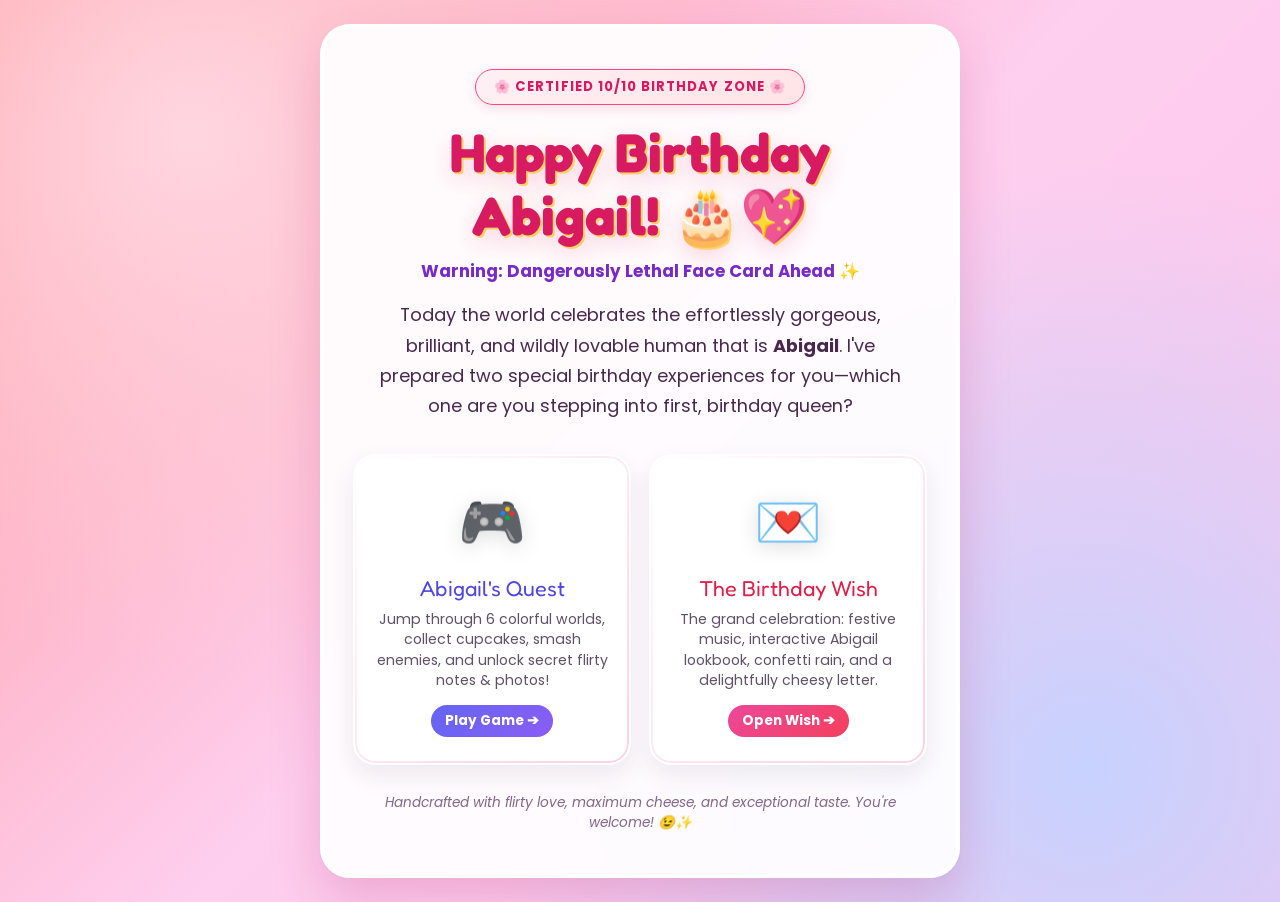
<file: index.html>
<!DOCTYPE html>
<html lang="en">
<head>
    <meta charset="UTF-8">
    <meta name="viewport" content="width=device-width, initial-scale=1.0, maximum-scale=5.0, viewport-fit=cover">
    <title>Happy Birthday Abigail! 🎂💖✨</title>

    <link rel="preconnect" href="https://fonts.googleapis.com">
    <link rel="preconnect" href="https://fonts.gstatic.com" crossorigin>
    <link href="https://fonts.googleapis.com/css2?family=Fredoka+One&family=Poppins:wght@400;600;700;800&family=Pacifico&display=swap" rel="stylesheet">

    <style>
        /* Custom Sleek Scrollbar */
        ::-webkit-scrollbar {
            width: 8px;
            height: 8px;
        }
        ::-webkit-scrollbar-track {
            background: rgba(255, 255, 255, 0.1);
            border-radius: 10px;
        }
        ::-webkit-scrollbar-thumb {
            background: #ff477e;
            border-radius: 10px;
        }
        ::-webkit-scrollbar-thumb:hover {
            background: #ff2a6d;
        }

        * {
            box-sizing: border-box;
            margin: 0;
            padding: 0;
            -webkit-tap-highlight-color: transparent;
        }

        body {
            min-height: 100vh;
            min-height: 100dvh;
            display: flex;
            justify-content: center;
            align-items: center;
            font-family: 'Poppins', sans-serif;
            background: radial-gradient(circle at 15% 15%, #ffd6e0 0%, transparent 40%),
                        radial-gradient(circle at 85% 85%, #c7d2fe 0%, transparent 45%),
                        linear-gradient(135deg, #ff9a9e 0%, #fecfef 50%, #fbc2eb 100%);
            overflow-x: hidden;
            overflow-y: auto;
            position: relative;
            padding: 24px 14px;
        }

        /* Floating Bubbles & Sparkles */
        .bubbles {
            position: fixed;
            top: 0;
            left: 0;
            width: 100%;
            height: 100%;
            z-index: 0;
            pointer-events: none;
            overflow: hidden;
        }

        .bubble {
            position: absolute;
            bottom: -120px;
            background: radial-gradient(circle at 30% 30%, rgba(255, 255, 255, 0.8), rgba(255, 182, 193, 0.35));
            border-radius: 50%;
            animation: rise 11s infinite ease-in;
            box-shadow: 0 4px 15px rgba(255, 105, 180, 0.15);
        }

        @keyframes rise {
            0% { transform: translateY(0) scale(0.9); opacity: 0; }
            30% { opacity: 0.9; }
            80% { opacity: 0.8; }
            100% { transform: translateY(-115vh) scale(1.4); opacity: 0; }
        }

        .container {
            position: relative;
            z-index: 10;
            background: rgba(255, 255, 255, 0.92);
            padding: 42px 30px;
            border-radius: 30px;
            box-shadow: 0 20px 50px rgba(179, 38, 107, 0.22), 0 0 0 1px rgba(255, 255, 255, 0.8) inset;
            text-align: center;
            max-width: 640px;
            width: 100%;
            border: 3px solid rgba(255, 255, 255, 0.95);
            backdrop-filter: blur(16px);
            -webkit-backdrop-filter: blur(16px);
            margin: auto;
            animation: popIn 0.8s cubic-bezier(0.175, 0.885, 0.32, 1.275) both;
        }

        @keyframes popIn {
            0% { transform: scale(0.92); opacity: 0; }
            100% { transform: scale(1); opacity: 1; }
        }

        .badge {
            display: inline-flex;
            align-items: center;
            gap: 6px;
            background: linear-gradient(135deg, #fff0f5, #ffe4e6);
            border: 1.5px solid #ff477e;
            border-radius: 999px;
            padding: 7px 18px;
            font-size: 0.82rem;
            font-weight: 700;
            color: #d81b60;
            letter-spacing: 0.08em;
            text-transform: uppercase;
            margin-bottom: 16px;
            box-shadow: 0 4px 12px rgba(216, 27, 96, 0.12);
        }

        h1 {
            font-family: 'Fredoka One', cursive;
            color: #d81b60;
            font-size: clamp(2.3rem, 7vw, 3.4rem);
            margin-bottom: 12px;
            line-height: 1.15;
            text-shadow: 2px 2px 0 #ffd166, 0 8px 24px rgba(216, 27, 96, 0.18);
        }

        .flirty-tagline {
            color: #7928ca;
            font-weight: 700;
            font-size: 1.05rem;
            margin-bottom: 16px;
            display: block;
        }

        .intro {
            color: #4a284e;
            font-size: clamp(0.98rem, 2.8vw, 1.12rem);
            line-height: 1.7;
            margin-bottom: 32px;
            max-width: 540px;
            margin-left: auto;
            margin-right: auto;
        }

        .options-grid {
            display: grid;
            grid-template-columns: 1fr 1fr;
            gap: 18px;
        }

        .card {
            background: #ffffff;
            border-radius: 22px;
            padding: 26px 18px;
            text-decoration: none;
            color: #333;
            transition: all 0.28s cubic-bezier(0.175, 0.885, 0.32, 1.275);
            box-shadow: 0 10px 24px rgba(70, 30, 80, 0.09);
            border: 2px solid rgba(255, 255, 255, 0.9);
            display: flex;
            flex-direction: column;
            align-items: center;
            justify-content: center;
            position: relative;
            overflow: hidden;
        }

        .card::before {
            content: '';
            position: absolute;
            inset: 0;
            border-radius: 20px;
            padding: 2px;
            background: linear-gradient(135deg, transparent, rgba(255, 71, 126, 0.25));
            -webkit-mask: linear-gradient(#fff 0 0) content-box, linear-gradient(#fff 0 0);
            -webkit-mask-composite: xor;
            mask-composite: exclude;
            pointer-events: none;
        }

        .card:hover, .card:active {
            transform: translateY(-6px) scale(1.02);
        }

        .card.game-card:hover, .card.game-card:active {
            box-shadow: 0 18px 32px rgba(99, 102, 241, 0.28);
            border-color: #6366f1;
        }

        .card.wish-card:hover, .card.wish-card:active {
            box-shadow: 0 18px 32px rgba(255, 71, 126, 0.32);
            border-color: #ff477e;
        }

        .card-icon {
            font-size: 3.4rem;
            margin-bottom: 12px;
            filter: drop-shadow(0 4px 10px rgba(0,0,0,0.12));
            transition: transform 0.3s ease;
        }

        .card:hover .card-icon, .card:active .card-icon {
            transform: scale(1.15) rotate(-5deg);
        }

        .card-title {
            font-family: 'Fredoka One', cursive;
            font-size: 1.35rem;
            margin-bottom: 8px;
        }
        
        .card.game-card .card-title {
            color: #4f46e5;
        }

        .card.wish-card .card-title {
            color: #e11d48;
        }

        .card-desc {
            font-size: 0.88rem;
            color: #605068;
            line-height: 1.45;
        }

        .card-cta {
            margin-top: 14px;
            display: inline-flex;
            align-items: center;
            gap: 4px;
            font-weight: 700;
            font-size: 0.85rem;
            padding: 6px 14px;
            border-radius: 999px;
            color: white;
            transition: opacity 0.2s;
        }

        .card.game-card .card-cta {
            background: linear-gradient(135deg, #6366f1, #8b5cf6);
        }

        .card.wish-card .card-cta {
            background: linear-gradient(135deg, #ec4899, #f43f5e);
        }

        .footer-note {
            margin-top: 28px;
            font-size: 0.85rem;
            color: #83678b;
            font-style: italic;
        }

        @media (max-width: 600px) {
            body {
                padding: 16px 10px;
                align-items: flex-start;
            }
            .container {
                padding: 30px 18px;
                border-radius: 24px;
                margin-top: 8px;
                margin-bottom: 16px;
            }
            h1 { font-size: 2.2rem; }
            .options-grid {
                grid-template-columns: 1fr;
                gap: 14px;
            }
            .card {
                padding: 22px 16px;
                min-height: 135px;
            }
            .card-icon {
                font-size: 2.9rem;
                margin-bottom: 8px;
            }
        }
    </style>
</head>
<body>

    <div class="bubbles" id="bubbles"></div>

    <main class="container">
        <div class="badge">🌸 Certified 10/10 Birthday Zone 🌸</div>
        <h1>Happy Birthday Abigail! 🎂💖</h1>
        <span class="flirty-tagline">Warning: Dangerously Lethal Face Card Ahead ✨</span>
        
        <p class="intro">
            Today the world celebrates the effortlessly gorgeous, brilliant, and wildly lovable human that is <strong>Abigail</strong>. 
            I've prepared two special birthday experiences for you—which one are you stepping into first, birthday queen?
        </p>
        
        <div class="options-grid">
            <a href="BESTIE/index.html" class="card game-card">
                <div class="card-icon">🎮</div>
                <div class="card-title">Abigail's Quest</div>
                <div class="card-desc">Jump through 6 colorful worlds, collect cupcakes, smash enemies, and unlock secret flirty notes & photos!</div>
                <div class="card-cta">Play Game ➔</div>
            </a>
            
            <a href="wish.html" class="card wish-card">
                <div class="card-icon">💌</div>
                <div class="card-title">The Birthday Wish</div>
                <div class="card-desc">The grand celebration: festive music, interactive Abigail lookbook, confetti rain, and a delightfully cheesy letter.</div>
                <div class="card-cta">Open Wish ➔</div>
            </a>
        </div>

        <p class="footer-note">Handcrafted with flirty love, maximum cheese, and exceptional taste. You're welcome! 😉✨</p>
    </main>

    <script>
        // Generate floating bubbles
        const bubbleContainer = document.getElementById('bubbles');
        const bubbleCount = 20;
        
        for (let i = 0; i < bubbleCount; i++) {
            const bubble = document.createElement('div');
            bubble.classList.add('bubble');
            
            const size = Math.random() * 60 + 20;
            bubble.style.width = `${size}px`;
            bubble.style.height = `${size}px`;
            bubble.style.left = `${Math.random() * 100}%`;
            bubble.style.animationDuration = `${Math.random() * 6 + 7}s`;
            bubble.style.animationDelay = `${Math.random() * 5}s`;
            
            bubbleContainer.appendChild(bubble);
        }
    </script>
</body>
</html>
</file>
